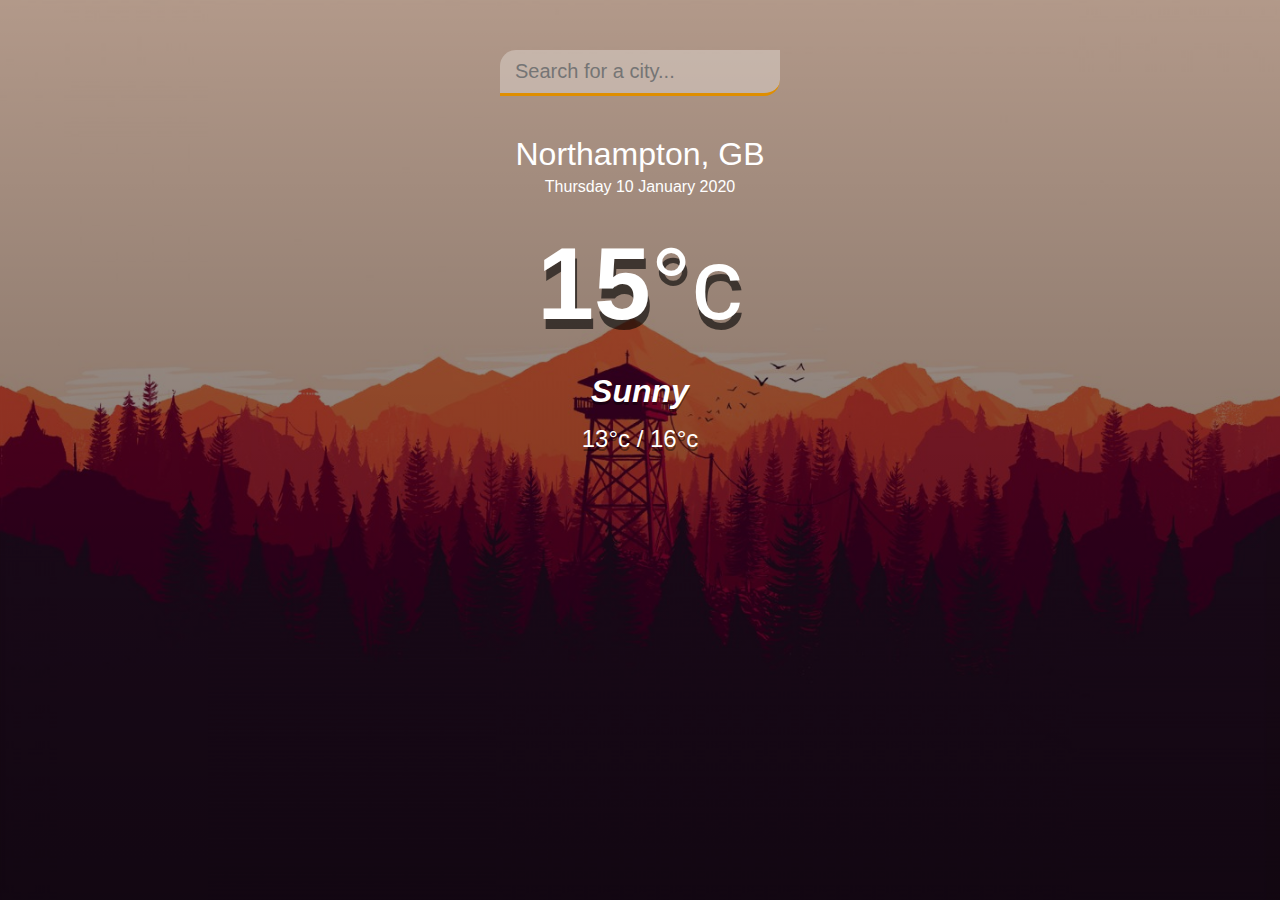
<file: weather/index.html>
<!DOCTYPE html>
<html lang="en">
  <head>
    <meta charset="UTF-8" />
    <meta name="viewport" content="width=device-width, initial-scale=1.0" />
    <meta http-equiv="X-UA-Compatible" content="ie=edge" />
    <title>Weather app</title>
    <link rel="stylesheet" href="css/index.css" />
  </head>
  <body>
    <div class="app-wrap">
      <header>
        <input
          type="text"
          autocomplete="off"
          class="search-box"
          placeholder="Search for a city..."
        />
      </header>
      <main>
        <section class="location">
          <div class="city">Northampton, GB</div>
          <div class="date">Thursday 10 January 2020</div>
        </section>
        <div class="current">
          <div class="temp">15<span>°c</span></div>
          <div class="weather">Sunny</div>
          <div class="hi-low">13°c / 16°c</div>
        </div>
      </main>
    </div>
    <script src="js/app.js"></script>
  </body>
</html>
</file>
<file: weather/css/index.css>
* {
    margin: 0;
    padding: 0;
    box-sizing: border-box;
  }
  
  body {
    font-family: 'montserrat', sans-serif;
    background-image: url('../images/bg.jpg');
    background-size: cover;
    background-position: top center;
  }
  
  .app-wrap {
    display: flex;
    flex-direction: column;
    min-height: 100vh;
    background-image: linear-gradient(to bottom, rgba(0, 0, 0, 0.3), rgba(0, 0, 0, 0.6));
  }
  
  header {
    display: flex;
    justify-content: center;
    align-items: center;
    padding: 50px 15px 15px;
  }
  
  header input {
    width: 100%;
    max-width: 280px;
    padding: 10px 15px;
    border: none;
    outline: none;
    background-color: rgba(255, 255, 255, 0.3);
    border-radius: 16px 0px 16px 0px;
    border-bottom: 3px solid #DF8E00;
    
    color: #313131;
    font-size: 20px;
    font-weight: 300;
    transition: 0.2s ease-out;
  }
  
  header input:focus {
    background-color: rgba(255, 255, 255, 0.6);
  }
  
  main {
    flex: 1 1 100%;
    padding: 25px 25px 50px;
    display: flex;
    flex-direction: column;
    align-items: center;
    text-align: center;
  }
  
  .location .city {
    color: #FFF;
    font-size: 32px;
    font-weight: 500;
    margin-bottom: 5px;
  }
  
  .location .date {
    color: #FFF;
    font-size: 16px;
  }
  
  .current .temp {
    color: #FFF;
    font-size: 102px;
    font-weight: 900;
    margin: 30px 0px;
    text-shadow: 2px 10px rgba(0, 0, 0, 0.6);
  }
  
  .current .temp span {
    font-weight: 500;
  }
  
  .current .weather {
    color: #FFF;
    font-size: 32px;
    font-weight: 700;
    font-style: italic;
    margin-bottom: 15px;
    text-shadow: 0px 3px rgba(0, 0, 0, 0.4);
  }
  
  .current .hi-low {
    color: #FFF;
    font-size: 24px;
    font-weight: 500;
    text-shadow: 0px 4px rgba(0, 0, 0, 0.4);
  }
</file>
